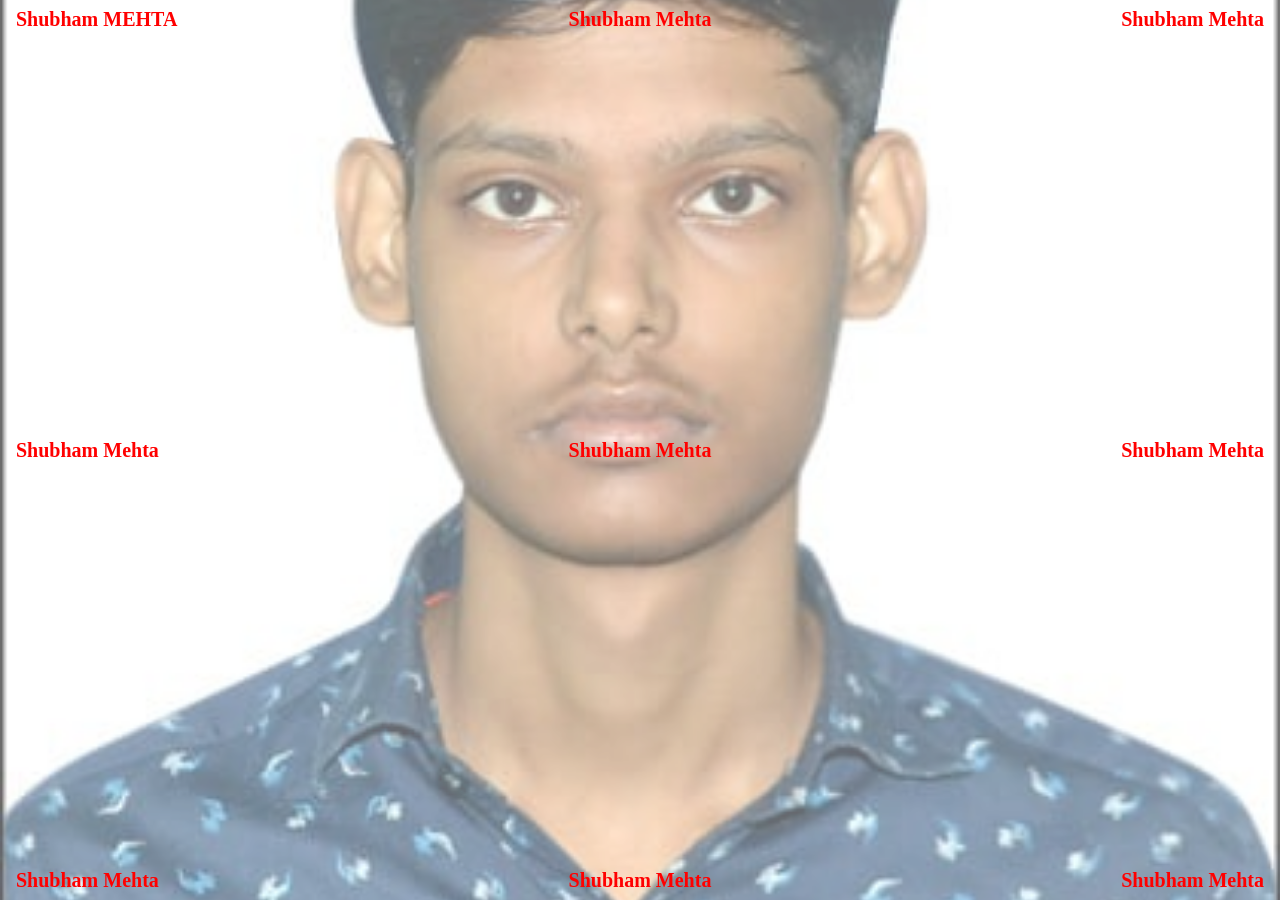
<file: css1/index.html>
<!DOCTYPE html>
<html lang="en">
<head>
    <meta charset="UTF-8">
    <meta name="viewport" content="width=device-width, initial-scale=1.0">
    <title>Text on Image</title>

    <style>
        * {
            margin: 0;
            padding: 0;
            box-sizing: border-box;
        }
.container {
    position: relative;
    width: 100vw;
    height: 100vh;
    overflow: hidden;
}

.container img {
    width: 100%;
    height: 100%;
    object-fit: cover;
    opacity: 0.6;
    display: block;
}
        .name {
            position: absolute;
            font-size: 20px;
            font-weight: bold;
            color: red;
            white-space: nowrap;
        }

        /* Top row */
        .top-left {
            top: 8px;
            left: 16px;
        }

        .top-center {
            top: 8px;
            left: 50%;
            transform: translateX(-50%);
        }

        .top-right {
            top: 8px;
            right: 16px;
        }

        /* Middle row */
        .middle-left {
            top: 50%;
            left: 16px;
            transform: translateY(-50%);
        }

        .center {
            top: 50%;
            left: 50%;
            transform: translate(-50%, -50%);
        }

        .middle-right {
            top: 50%;
            right: 16px;
            transform: translateY(-50%);
        }

        /* Bottom row */
        .bottom-left {
            bottom: 8px;
            left: 16px;
        }

        .bottom-center {
            bottom: 8px;
            left: 50%;
            transform: translateX(-50%);
        }

        .bottom-right {
            bottom: 8px;
            right: 16px;
        }

        @media (max-width: 850px) {
            .container {
                width: 95%;
                height: 350px;
            }

            .name {
                font-size: 14px;
            }
        }
    </style>
</head>

<body>

    <div class="container">
        <img src="Passport Photo shubham  copy 2.jpeg"
             alt="My photo">

        <div class="name top-left">Shubham MEHTA</div>
        <div class="name top-center">Shubham Mehta</div>
        <div class="name top-right">Shubham Mehta</div>

        <div class="name middle-left">Shubham Mehta</div>
        <div class="name center">Shubham Mehta</div>
        <div class="name middle-right">Shubham Mehta</div>

        <div class="name bottom-left">Shubham Mehta</div>
        <div class="name bottom-center">Shubham Mehta</div>
        <div class="name bottom-right">Shubham Mehta</div>
    </div>

</body>
</html>
</file>
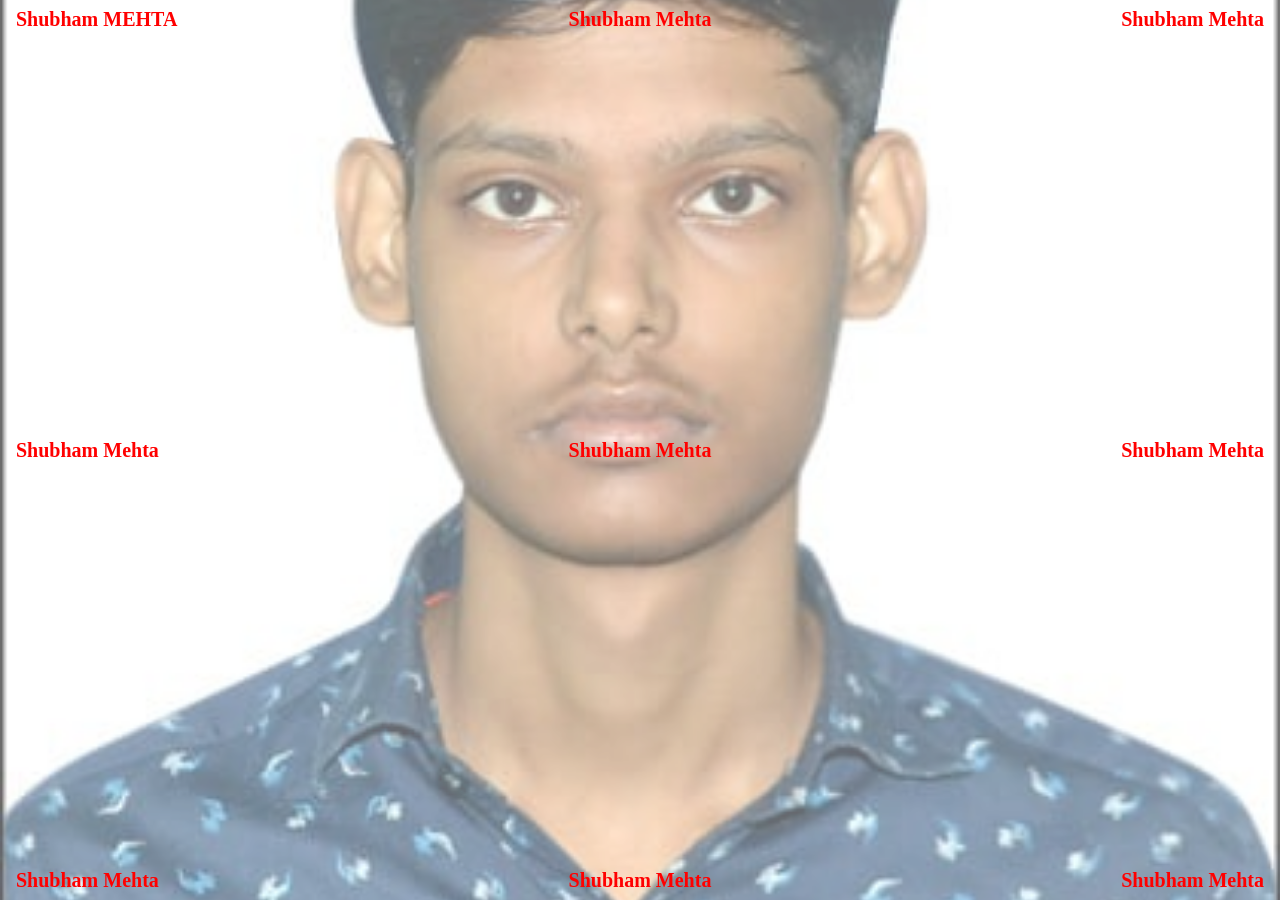
<file: css1/Position.html>
<!DOCTYPE html>
<html lang="en">
<head>
    <meta charset="UTF-8">
    <meta name="viewport" content="width=device-width, initial-scale=1.0">
    <title>Text on Image</title>

    <style>
        * {
            margin: 0;
            padding: 0;
            box-sizing: border-box;
        }
.container {
    position: relative;
    width: 100vw;
    height: 100vh;
    overflow: hidden;
}

.container img {
    width: 100%;
    height: 100%;
    object-fit: cover;
    opacity: 0.6;
    display: block;
}
        .name {
            position: absolute;
            font-size: 20px;
            font-weight: bold;
            color: red;
            white-space: nowrap;
        }

        /* Top row */
        .top-left {
            top: 8px;
            left: 16px;
        }

        .top-center {
            top: 8px;
            left: 50%;
            transform: translateX(-50%);
        }

        .top-right {
            top: 8px;
            right: 16px;
        }

        /* Middle row */
        .middle-left {
            top: 50%;
            left: 16px;
            transform: translateY(-50%);
        }

        .center {
            top: 50%;
            left: 50%;
            transform: translate(-50%, -50%);
        }

        .middle-right {
            top: 50%;
            right: 16px;
            transform: translateY(-50%);
        }

        /* Bottom row */
        .bottom-left {
            bottom: 8px;
            left: 16px;
        }

        .bottom-center {
            bottom: 8px;
            left: 50%;
            transform: translateX(-50%);
        }

        .bottom-right {
            bottom: 8px;
            right: 16px;
        }

        @media (max-width: 850px) {
            .container {
                width: 95%;
                height: 350px;
            }

            .name {
                font-size: 14px;
            }
        }
    </style>
</head>

<body>

    <div class="container">
        <img src="Passport Photo shubham  copy 2.jpeg"
             alt="My photo">

        <div class="name top-left">Shubham MEHTA</div>
        <div class="name top-center">Shubham Mehta</div>
        <div class="name top-right">Shubham Mehta</div>

        <div class="name middle-left">Shubham Mehta</div>
        <div class="name center">Shubham Mehta</div>
        <div class="name middle-right">Shubham Mehta</div>

        <div class="name bottom-left">Shubham Mehta</div>
        <div class="name bottom-center">Shubham Mehta</div>
        <div class="name bottom-right">Shubham Mehta</div>
    </div>

</body>
</html>
</file>
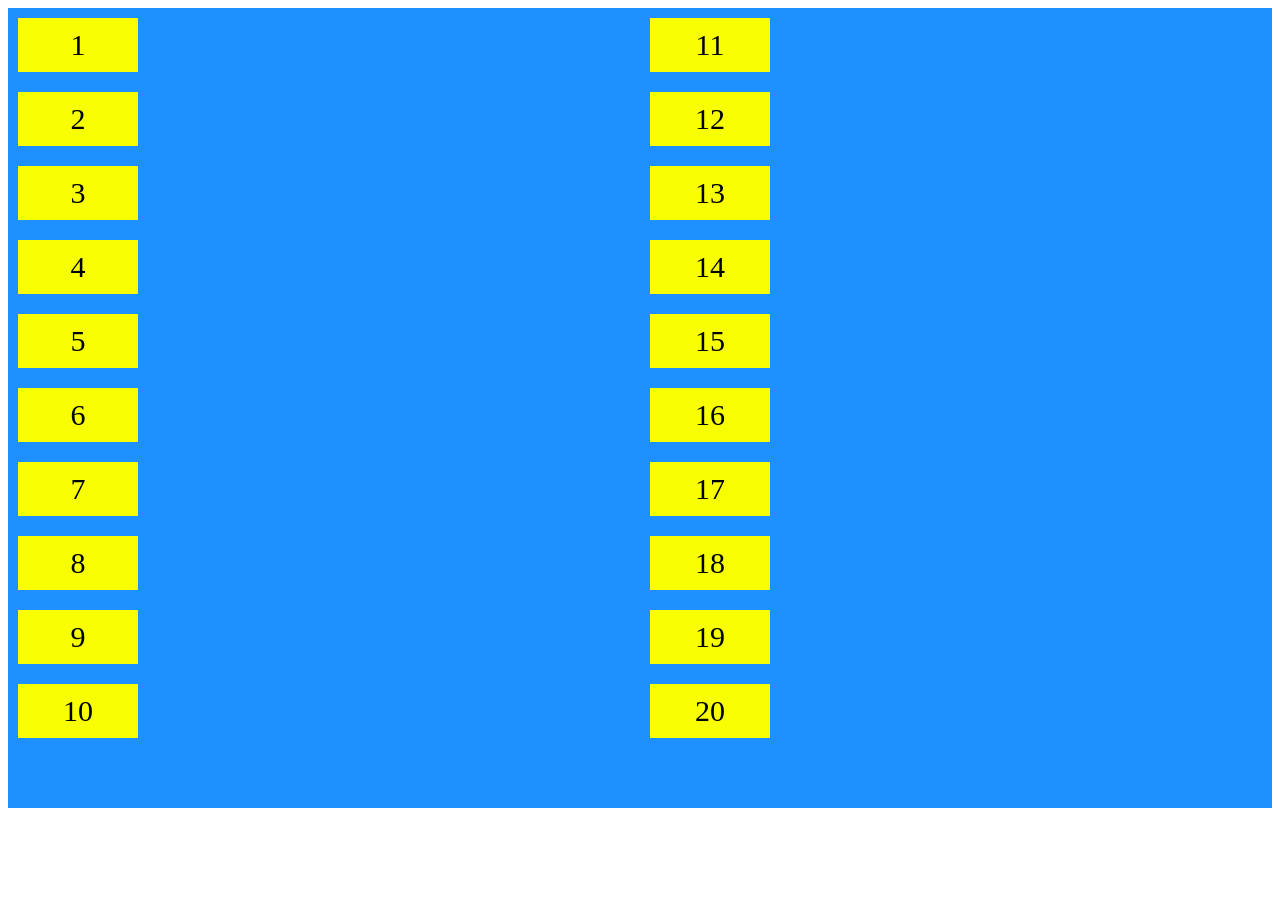
<file: css1/classwork/flex-1.html>
<!doctype html>
<html lang="en">
  <head>
    <meta charset="UTF-8" />
    <meta name="viewport" content="width=device-width, initial-scale=1.0" />
    <title>Learning FLex Layout</title>
    <link rel="stylesheet" href="flex.css" />
  </head> 
  <body>
    <div class="container">
      
      <div>1</div>
      <div>2</div>
      <div>3</div>
      <div>4</div>
      <div>5</div>
      <div>6</div>
      <div>7</div>
      <div>8</div>
      <div>9</div>
      <div>10</div>
      <div>11</div>
      <div>12</div>
      <div>13</div>
      <div>14</div>
      <div>15</div>
      <div>16</div>
      <div>17</div>
      <div>18</div>
      <div>19</div>
      <div>20</div>
    </div>
  </body>
</html>
</file>
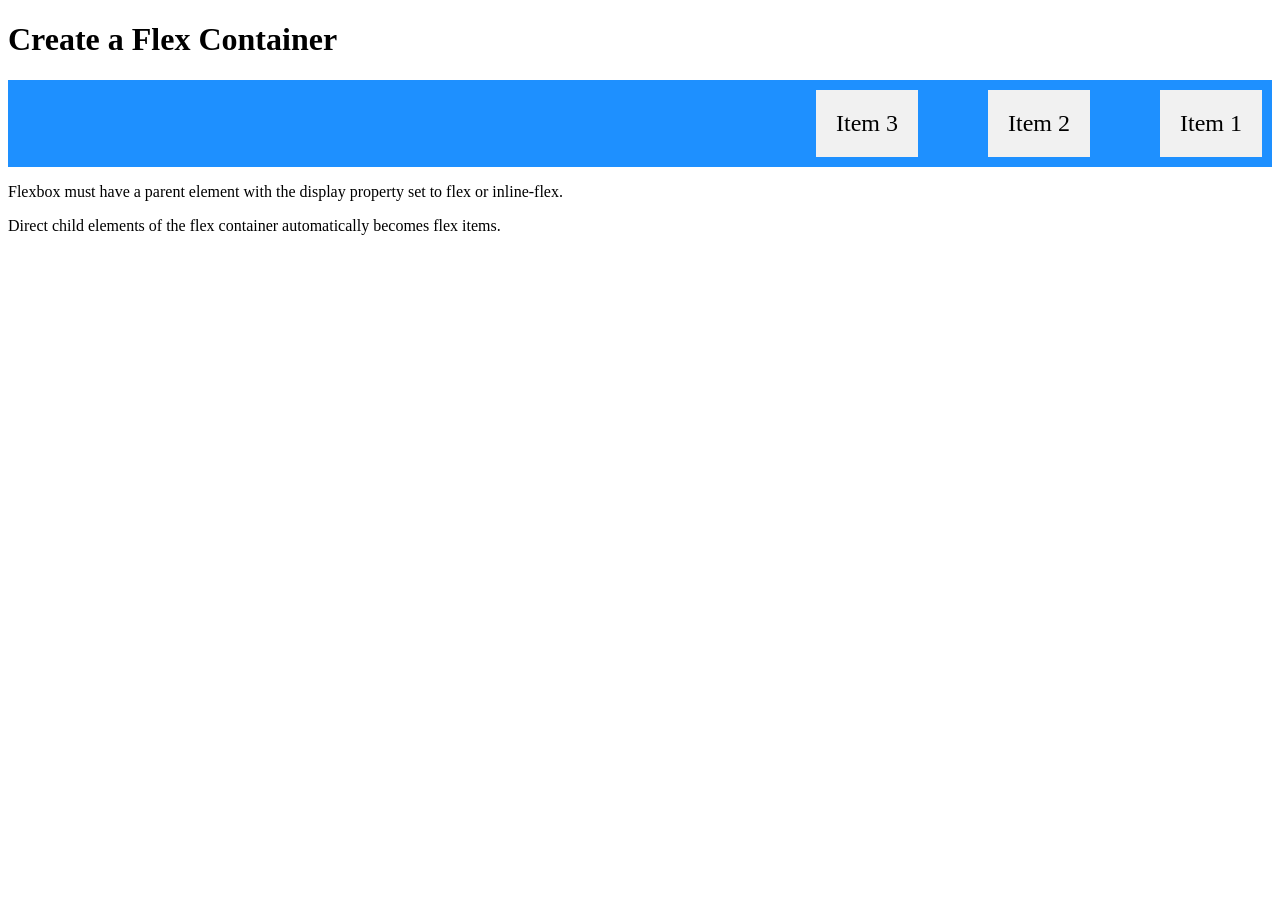
<file: css1/classwork/flex.html>
<!doctype html>
<html lang="en">

<head>
    <meta charset="UTF-8" />
    <meta name="viewport" content="width=device-width, initial-scale=1.0" />
    <title>Flex Container</title>
    <style>
        .container {
            display: flex;
            background-color: DodgerBlue;
            flex-direction: row-reverse;
            gap: 50px;
        }

        .container div {
            background-color: #f1f1f1;
            margin: 10px;
            padding: 20px;
            font-size: 24px;
        }
    </style>
</head>

<body>
    <h1>Create a Flex Container</h1>

    <div class="container">
        <div>Item 1</div>
        <div>Item 2</div>
        <div>Item 3</div>
    </div>
    <p>
        Flexbox must have a parent element with the display property set to flex
        or inline-flex.
    </p>
    <p>
        Direct child elements of the flex container automatically becomes flex
        items.
    </p>
</body>

</html>
</file>
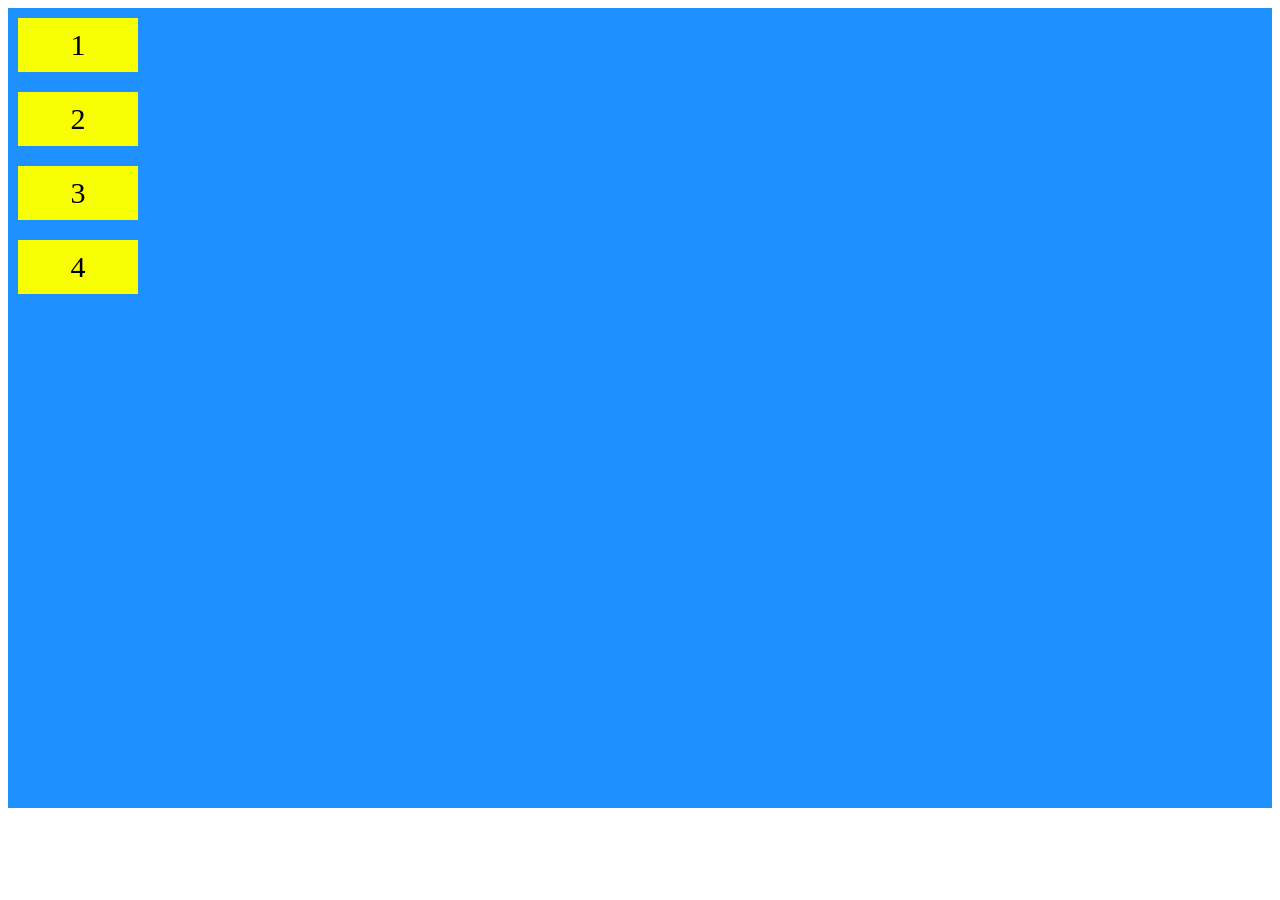
<file: css1/classwork/flex1.html>
<!doctype html>
<html lang="en">
  <head>
    <meta charset="UTF-8" />
    <meta name="viewport" content="width=device-width, initial-scale=1.0" />
    <title>Learning FLex Layout</title>
    <link rel="stylesheet" href="flex.css" />
  </head> 
  <body>
    <div class="container">
      <div>1</div>
      <div>2</div>
      <div>3</div>
      <div>4</div>
    </div>
  </body>
</html>
</file>
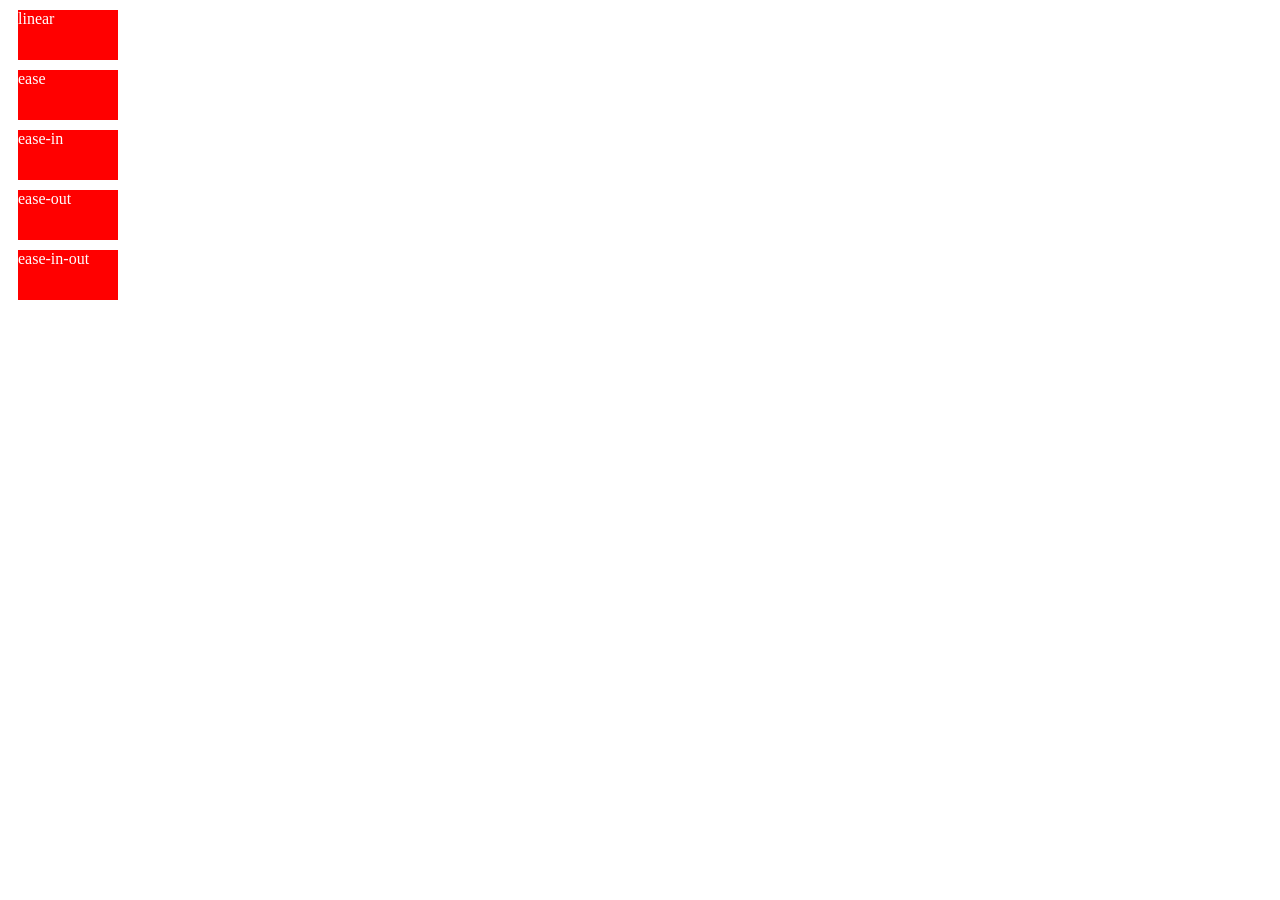
<file: css1/classwork/learningcubicbreezer.html>
<!DOCTYPE html>
<html lang="en">
<head>
    <meta charset="UTF-8">
    <meta name="viewport" content="width=device-width, initial-scale=1.0">
    <title>Document</title>
    <style>
    div{
       width: 100px;
  height: 50px;
  background: red;
  color: white;
  margin: 10px;
 
  transition: width 2s,height 5s,background-color 3s;
transition-delay: 5s;}
    #div1 {transition-timing-function: linear;}
#div2 {transition-timing-function: ease;}
#div3 {transition-timing-function: ease-in;}
#div4 {transition-timing-function: ease-out;}
#div5 {transition-timing-function: ease-in-out;}
div:hover {
  width: 300px;
  height:300px;
  background: blue;
}
    </style>
</head>
<body>
    <div id="div1">linear</div>
<div id="div2">ease</div>
<div id="div3">ease-in</div>
<div id="div4">ease-out</div>
<div id="div5">ease-in-out</div>
</body>
</html>
</file>
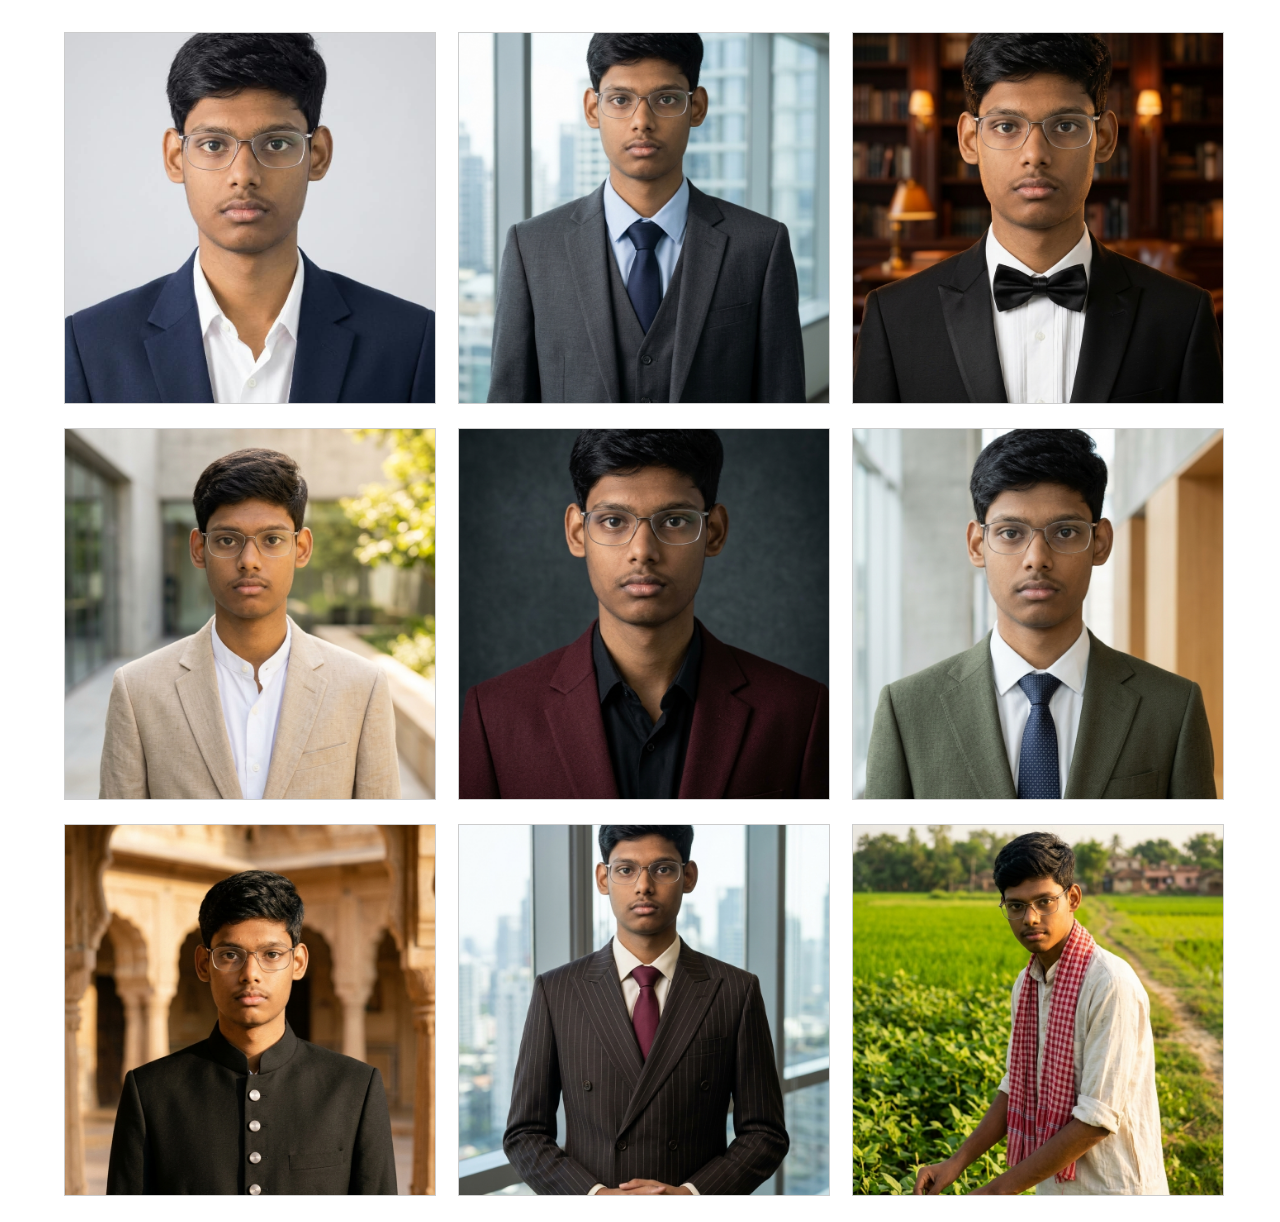
<file: css1/classwork/practiceqs.html>
<!DOCTYPE html>
<html lang="en">
<head>
    <meta charset="UTF-8">
    <meta name="viewport" content="width=device-width, initial-scale=1.0">
    <title>Document</title>
    <style>
        /* Mobile first (less than 600px): 1 column */
        .grid-container {
            width: 100%;
            padding: 16px;
            box-sizing: border-box;
            display: grid;
            grid-template-columns: 1fr;
            gap: 16px;
        }

        .card {
            width: 100%;
            max-width: 400px;
            margin: 0 auto;
            aspect-ratio: 4 / 5;
            border: 1px solid #ccc;
        }

        .card img {
            width: 100%;
            height: 100%;
            object-fit: cover;
            display: block;
        }

    
        @media (min-width: 600px) {
            .grid-container {
                grid-template-columns: repeat(2, 1fr);
            }

            .card {
                max-width: none;
                margin: 0;
            }
        }

        
        @media (min-width: 769px) {
            .grid-container {
                width: 100%;
                max-width: 1200px;
                margin: 0 auto;
                padding: 24px;
                gap: 24px;
                grid-template-columns: repeat(3, 1fr);
            }

            .card {
                width: 100%;
                max-width: 400px;
                height: auto;
                aspect-ratio: 1 / 1;
            }
        }
    </style>
</head>
<body>
    <div class="grid-container">
       <div class="card">
            <img src="WhatsApp Image 2026-11-26 at 9.39.37 AM.jpeg" alt="Navy Blazer Studio">
        </div>
        <div class="card">
            <img src="formal_1.jpg" alt="Charcoal Three-Piece Suit Office">
        </div>
        <div class="card">
            <img src="formal_2.jpg" alt="Black Tuxedo Library">
        </div>
        <div class="card">
            <img src="formal_3.jpg" alt="Beige Blazer Courtyard">
        </div>
        <div class="card">
            <img src="formal_4.jpg" alt="Burgundy Blazer Studio">
        </div>
        <div class="card">
            <img src="formal_5.jpg" alt="Olive Suit Architectural Interior">
        </div>
        <div class="card">
            <img src="formal_6.jpg" alt="Black Bandhgala Heritage Courtyard">
        </div>
        <div class="card">
            <img src="formal_7.jpg" alt="Brown Pinstripe Suit Boardroom">
        </div>
        <div class="card">
            <img src="desi_khet.jpg" alt="Desi Gaon Khet Look">
        </div>

    </div>
</body>
</html>
</file>
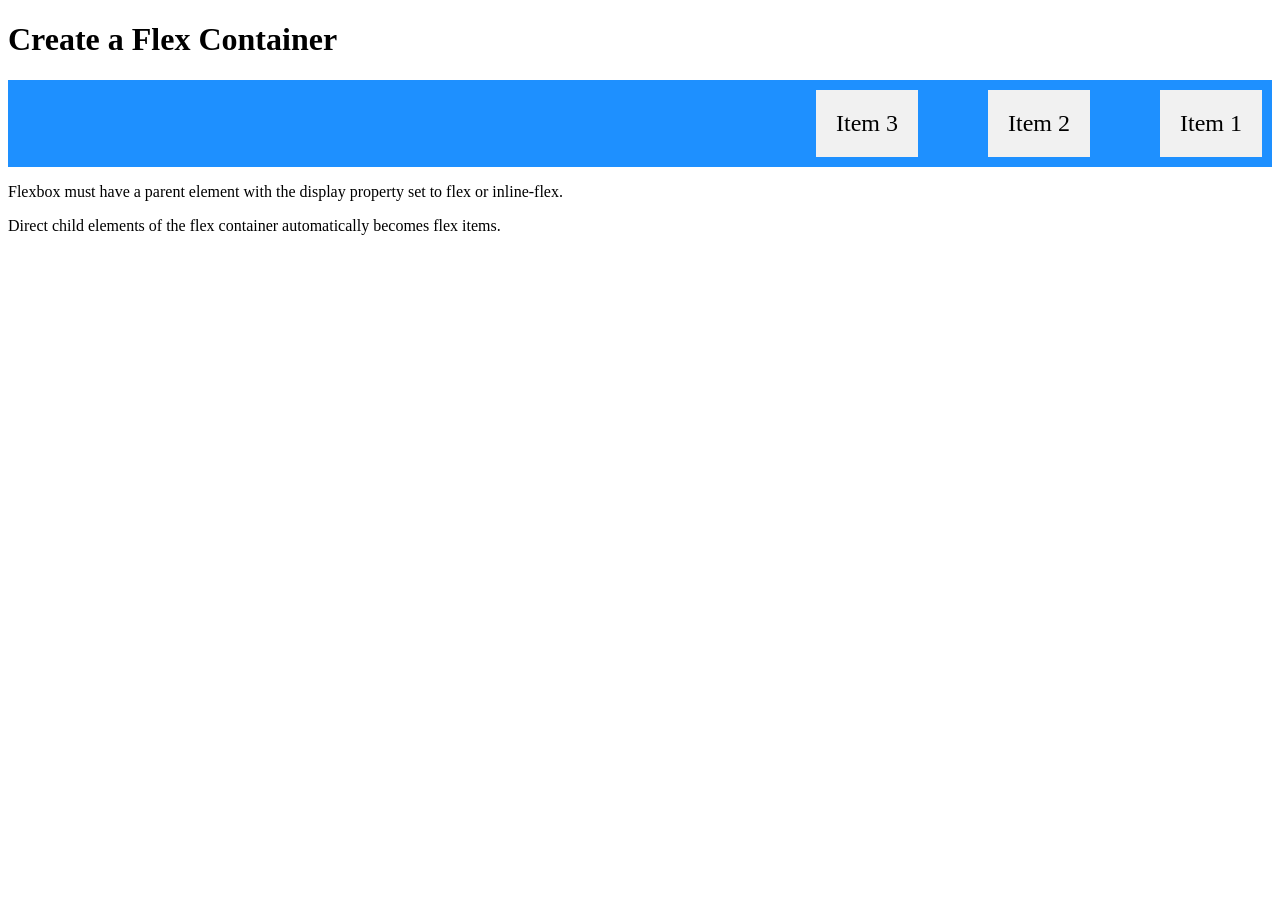
<file: css1/cw/flex.html>
<!DOCTYPE html>
<html lang="en">

<head>
    <meta charset="UTF-8">
    <meta name="viewport" content="width=device-width, initial-scale=1.0">
    <title>Flex Container</title>
    <style>
        .container {
            display: flex;
            background-color: DodgerBlue;
            flex-direction: row-reverse;
            gap: 50px;
        }

        .container div {
            background-color: #f1f1f1;
            margin: 10px;
            padding: 20px;
            font-size: 24px;
        }
    </style>
</head>

<body>
    <h1>Create a Flex Container</h1>

    <div class="container">
        <div>Item 1</div>
        <div>Item 2</div>
        <div>Item 3</div>
    </div>
    <p>Flexbox must have a parent element with the display property set to flex or inline-flex.</p>
    <p>Direct child elements of the flex container automatically becomes flex items.</p>
</body>

</html>
</file>
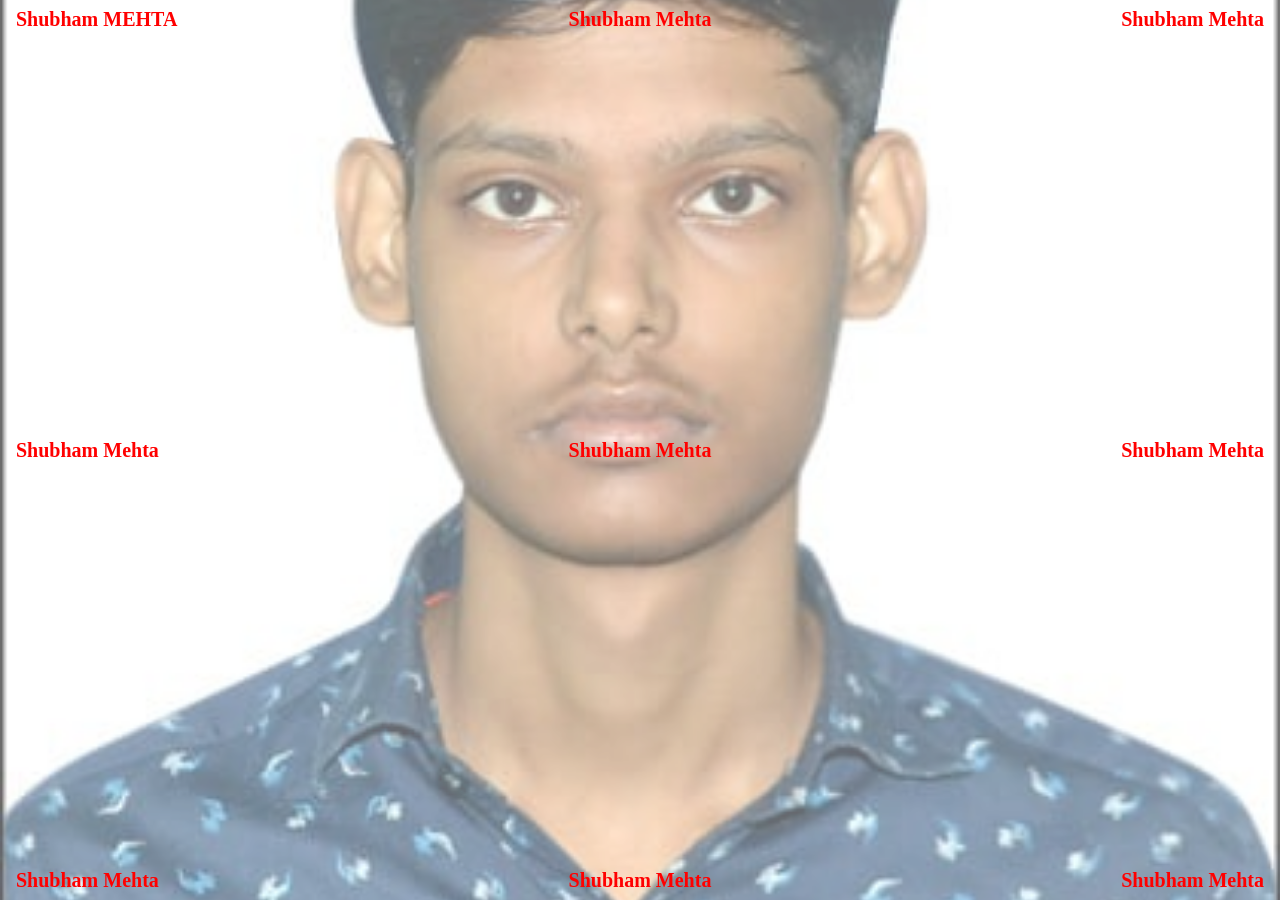
<file: css1/homework/position.html>
<!DOCTYPE html>
<html lang="en">
<head>
    <meta charset="UTF-8">
    <meta name="viewport" content="width=device-width, initial-scale=1.0">
    <title>position of image</title>

    <style>
        * {
            margin: 0;
            padding: 0;
            box-sizing: border-box;
        }
.container {
    position: relative;
    width: 100vw;
    height: 100vh;
    overflow: hidden;
}

.container img {
    width: 100%;
    height: 100%;
    object-fit: cover;
    opacity: 0.6;
    display: block;
}
        .name {
            position: absolute;
            font-size: 20px;
            font-weight: bold;
            color: red;
            white-space: nowrap;
        }

        /* Top row */
        .top-left {
            top: 8px;
            left: 16px;
        }

        .top-center {
            top: 8px;
            left: 50%;
            transform: translateX(-50%);
        }

        .top-right {
            top: 8px;
            right: 16px;
        }

        /* Middle row */
        .middle-left {
            top: 50%;
            left: 16px;
            transform: translateY(-50%);
        }

        .center {
            top: 50%;
            left: 50%;
            transform: translate(-50%, -50%);
        }

        .middle-right {
            top: 50%;
            right: 16px;
            transform: translateY(-50%);
        }

        /* Bottom row */
        .bottom-left {
            bottom: 8px;
            left: 16px;
        }

        .bottom-center {
            bottom: 8px;
            left: 50%;
            transform: translateX(-50%);
        }

        .bottom-right {
            bottom: 8px;
            right: 16px;
        }

        @media (max-width: 850px) {
            .container {
                width: 95%;
                height: 350px;
            }

            .name {
                font-size: 14px;
            }
        }
    </style>
</head>

<body>

    <div class="container">
        <img src="Passport Photo shubham  copy 2.jpeg"
             alt="My photo">

        <div class="name top-left">Shubham MEHTA</div>
        <div class="name top-center">Shubham Mehta</div>
        <div class="name top-right">Shubham Mehta</div>

        <div class="name middle-left">Shubham Mehta</div>
        <div class="name center">Shubham Mehta</div>
        <div class="name middle-right">Shubham Mehta</div>

        <div class="name bottom-left">Shubham Mehta</div>
        <div class="name bottom-center">Shubham Mehta</div>
        <div class="name bottom-right">Shubham Mehta</div>
    </div>

</body>
</html>
</file>
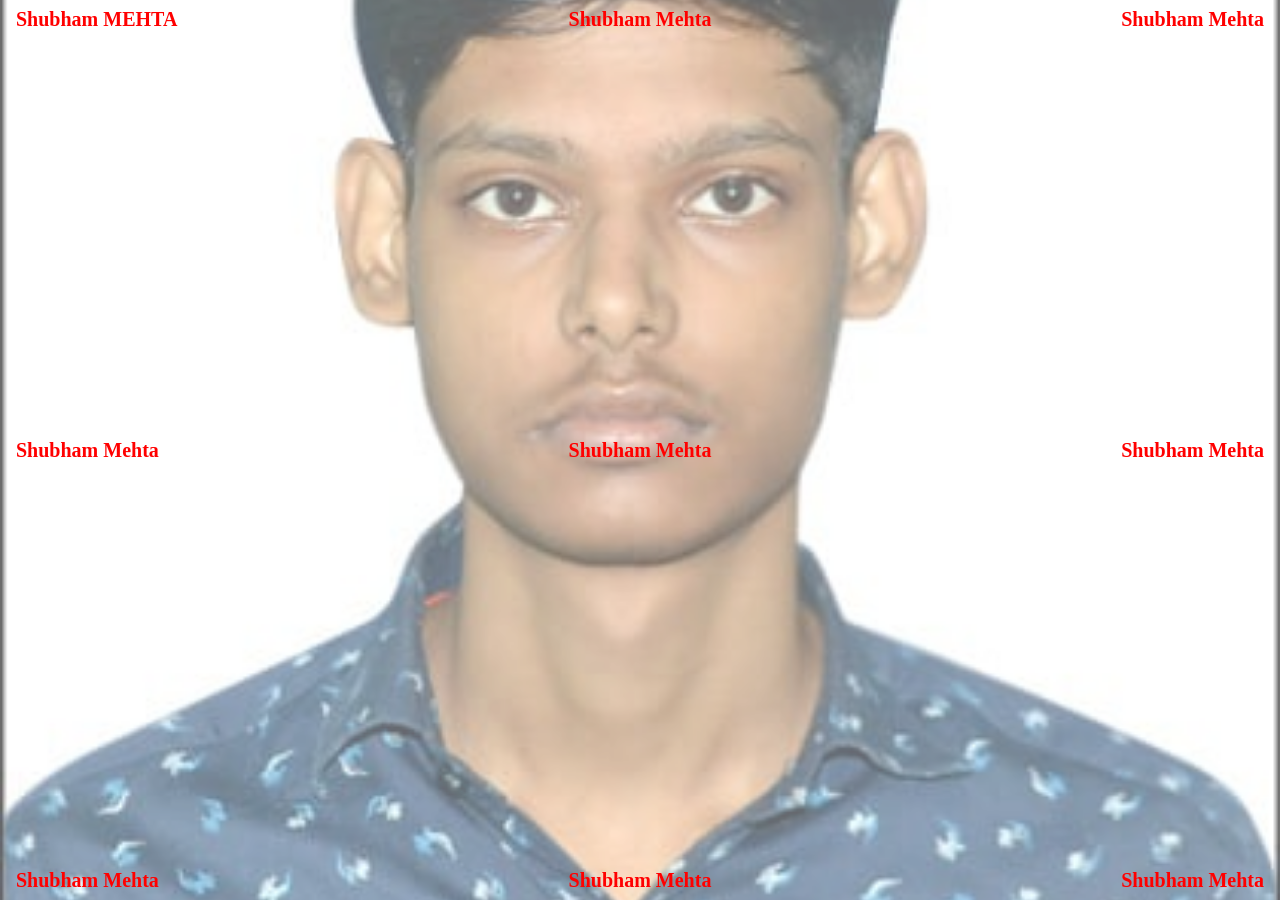
<file: css1/homework/positionimage.html>
<!DOCTYPE html>
<html lang="en">

<head>
    <meta charset="UTF-8">
    <meta name="viewport" content="width=device-width, initial-scale=1.0">
    <title>position of image</title>

    <style>
        * {
            margin: 0;
            padding: 0;
            box-sizing: border-box;
        }

        .container {
            position: relative;
            width: 100vw;
            height: 100vh;
            overflow: hidden;
        }

        .container img {
            width: 100%;
            height: 100%;
            object-fit: cover;
            opacity: 0.6;
            display: block;
        }

        .name {
            position: absolute;
            font-size: 20px;
            font-weight: bold;
            color: red;
            white-space: nowrap;
        }

        /* Top row */
        .top-left {
            top: 8px;
            left: 16px;
        }

        .top-center {
            top: 8px;
            left: 50%;
            transform: translateX(-50%);
        }

        .top-right {
            top: 8px;
            right: 16px;
        }

        /* Middle row */
        .middle-left {
            top: 50%;
            left: 16px;
            transform: translateY(-50%);
        }

        .center {
            top: 50%;
            left: 50%;
            transform: translate(-50%, -50%);
        }

        .middle-right {
            top: 50%;
            right: 16px;
            transform: translateY(-50%);
        }

        /* Bottom row */
        .bottom-left {
            bottom: 8px;
            left: 16px;
        }

        .bottom-center {
            bottom: 8px;
            left: 50%;
            transform: translateX(-50%);
        }

        .bottom-right {
            bottom: 8px;
            right: 16px;
        }

        @media (max-width: 850px) {
            .container {
                width: 95%;
                height: 350px;
            }

            .name {
                font-size: 14px;
            }
        }
    </style>
</head>

<body>

    <div class="container">
        <img src="Passport Photo shubham  copy 2.jpeg" alt="My photo">

        <div class="name top-left">Shubham MEHTA</div>
        <div class="name top-center">Shubham Mehta</div>
        <div class="name top-right">Shubham Mehta</div>

        <div class="name middle-left">Shubham Mehta</div>
        <div class="name center">Shubham Mehta</div>
        <div class="name middle-right">Shubham Mehta</div>

        <div class="name bottom-left">Shubham Mehta</div>
        <div class="name bottom-center">Shubham Mehta</div>
        <div class="name bottom-right">Shubham Mehta</div>
    </div>

</body>

</html>
</file>
<file: css1/classwork/flex.css>
.container {
  display: flex;
  flex-direction: column;
  background-color: DodgerBlue;
  flex-wrap:wrap;
  height: 800px;
}

.container div {
  background-color: #f7ff02;
  width: 100px;
  margin: 10px;
  padding: 10px;
  text-align: center;  
  font-size: 30px;
}
</file>
